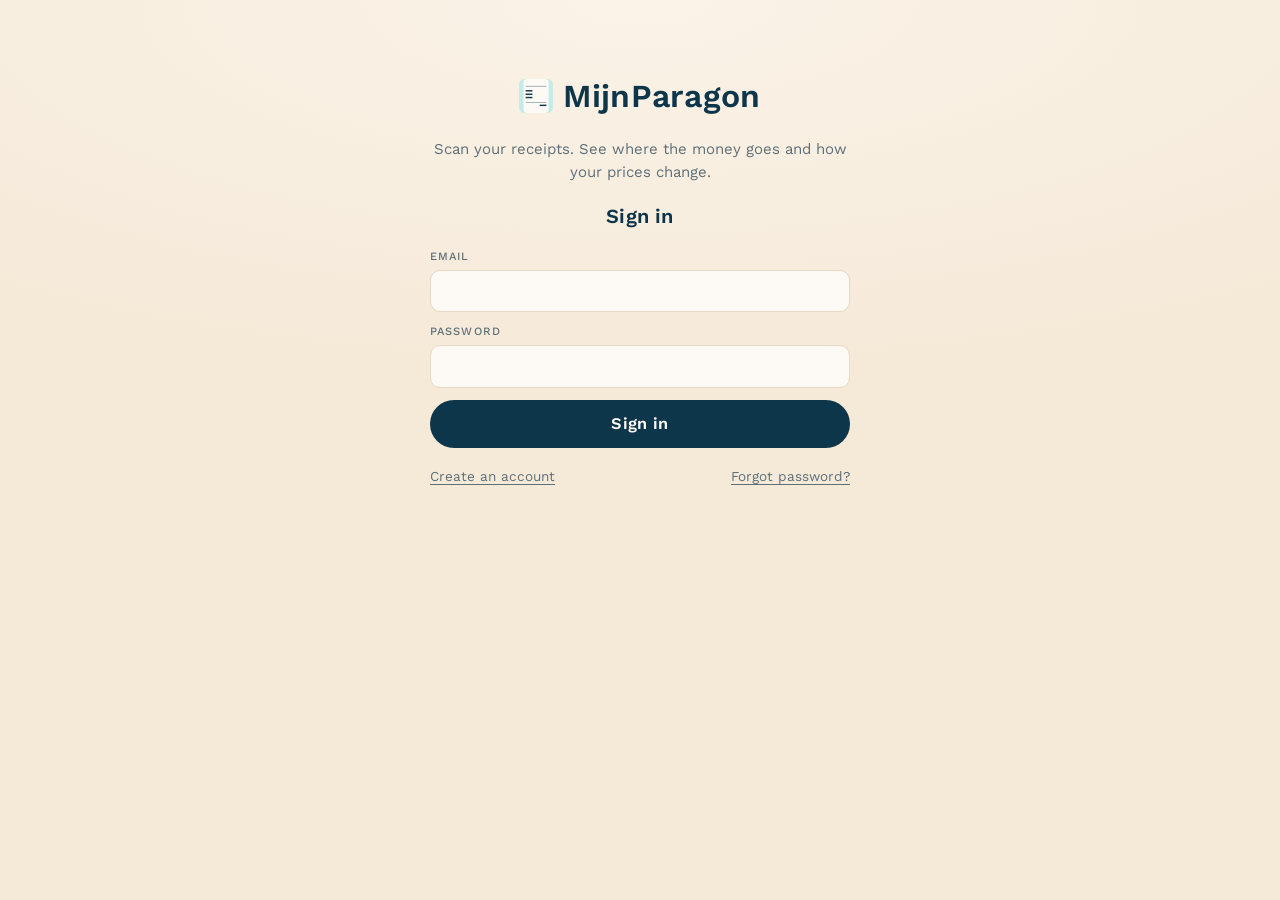
<file: index.html>
<!doctype html>
<html lang="en">
<head>
<meta charset="utf-8">
<meta name="viewport" content="width=device-width, initial-scale=1, viewport-fit=cover">
<title>MijnParagon</title>
<meta name="description" content="Scan receipts and track your monthly spending and personal inflation.">
<meta name="theme-color" content="#f5e9d8" media="(prefers-color-scheme: light)">
<meta name="theme-color" content="#0b2230" media="(prefers-color-scheme: dark)">
<meta name="apple-mobile-web-app-capable" content="yes">
<meta name="mobile-web-app-capable" content="yes">
<meta name="apple-mobile-web-app-title" content="MijnParagon">
<meta name="apple-mobile-web-app-status-bar-style" content="default">
<link rel="manifest" href="manifest.webmanifest">
<link rel="icon" type="image/svg+xml" href="icons/logo.svg">
<link rel="icon" type="image/png" sizes="192x192" href="icons/icon-192.png">
<link rel="apple-touch-icon" href="icons/apple-touch-icon.png">
<link rel="stylesheet" href="styles.css">
<!-- Apply a saved light/dark choice before the page draws, so it doesn't flash the other theme. -->
<script>try{var t=localStorage.getItem("paragon.theme");if(t==="light"||t==="dark")document.documentElement.dataset.theme=t}catch(e){}</script>
</head>
<body>
<div id="authRoot" hidden></div>
<div class="app" id="app" hidden>
  <header class="top">
    <div class="brand">
      <img src="icons/logo.svg" alt="" width="34" height="34">
      <b>MijnParagon</b>
    </div>
    <div class="top-actions">
    <button class="icon-btn" data-action="theme" id="themeBtn" aria-label="Switch between light and dark mode"></button>
    <button class="icon-btn" data-action="settings" aria-label="Settings"><svg viewBox="0 0 24 24" fill="none" stroke="currentColor" stroke-width="1.8"><circle cx="12" cy="12" r="3.2"/><path d="M19.4 15a1.7 1.7 0 0 0 .3 1.8l.1.1a2 2 0 1 1-2.8 2.8l-.1-.1a1.7 1.7 0 0 0-1.8-.3 1.7 1.7 0 0 0-1 1.5V21a2 2 0 1 1-4 0v-.1a1.7 1.7 0 0 0-1.1-1.5 1.7 1.7 0 0 0-1.8.3l-.1.1a2 2 0 1 1-2.8-2.8l.1-.1a1.7 1.7 0 0 0 .3-1.8 1.7 1.7 0 0 0-1.5-1H3a2 2 0 1 1 0-4h.1a1.7 1.7 0 0 0 1.5-1.1 1.7 1.7 0 0 0-.3-1.8l-.1-.1a2 2 0 1 1 2.8-2.8l.1.1a1.7 1.7 0 0 0 1.8.3H9a1.7 1.7 0 0 0 1-1.5V3a2 2 0 1 1 4 0v.1a1.7 1.7 0 0 0 1 1.5 1.7 1.7 0 0 0 1.8-.3l.1-.1a2 2 0 1 1 2.8 2.8l-.1.1a1.7 1.7 0 0 0-.3 1.8V9a1.7 1.7 0 0 0 1.5 1H21a2 2 0 1 1 0 4h-.1a1.7 1.7 0 0 0-1.5 1z"/></svg></button>
    </div>
  </header>
  <div id="banner"></div>
  <main id="view"></main>
</div>

<nav class="tabs" id="tabs" aria-label="Sections" hidden>
  <div class="inner">
    <button class="tab" data-nav="home"><svg viewBox="0 0 24 24" fill="none" stroke="currentColor" stroke-width="1.8"><path d="M4 20V10M10 20V4M16 20v-7M22 20H2"/></svg>Overview</button>
    <button class="tab" data-nav="products"><svg viewBox="0 0 24 24" fill="none" stroke="currentColor" stroke-width="1.8"><path d="M5 7h14l-1.2 12.2a1 1 0 0 1-1 .8H7.2a1 1 0 0 1-1-.8L5 7zM9 7V5a3 3 0 0 1 6 0v2"/></svg>Products</button>
    <button class="fab" data-action="add" aria-label="Add a receipt"><svg viewBox="0 0 24 24" fill="none" stroke="currentColor" stroke-width="2"><path d="M4 8V6a2 2 0 0 1 2-2h2M16 4h2a2 2 0 0 1 2 2v2M20 16v2a2 2 0 0 1-2 2h-2M8 20H6a2 2 0 0 1-2-2v-2M8 9h8M8 12h8M8 15h5"/></svg></button>
    <button class="tab" data-nav="inflation"><svg viewBox="0 0 24 24" fill="none" stroke="currentColor" stroke-width="1.8"><path d="M3 17l6-6 4 4 8-8M15 7h6v6"/></svg>Inflation</button>
    <button class="tab" data-nav="history"><svg viewBox="0 0 24 24" fill="none" stroke="currentColor" stroke-width="1.8"><path d="M6 3h12v18l-3-2-3 2-3-2-3 2V3zM9 8h6M9 12h6"/></svg>Receipts</button>
  </div>
</nav>

<input type="file" id="fileInput" accept="image/jpeg,image/png,image/webp,image/heic,image/*" capture="environment" hidden>
<div id="sheetRoot"></div>
<div id="toastRoot"></div>

<script src="config.js"></script>
<script src="vendor/supabase-2.118.0.js"></script>
<script src="app.js"></script>
<script type="module" src="vendor/altcha-3.4.1.min.js"></script>
</body>
</html>
</file>
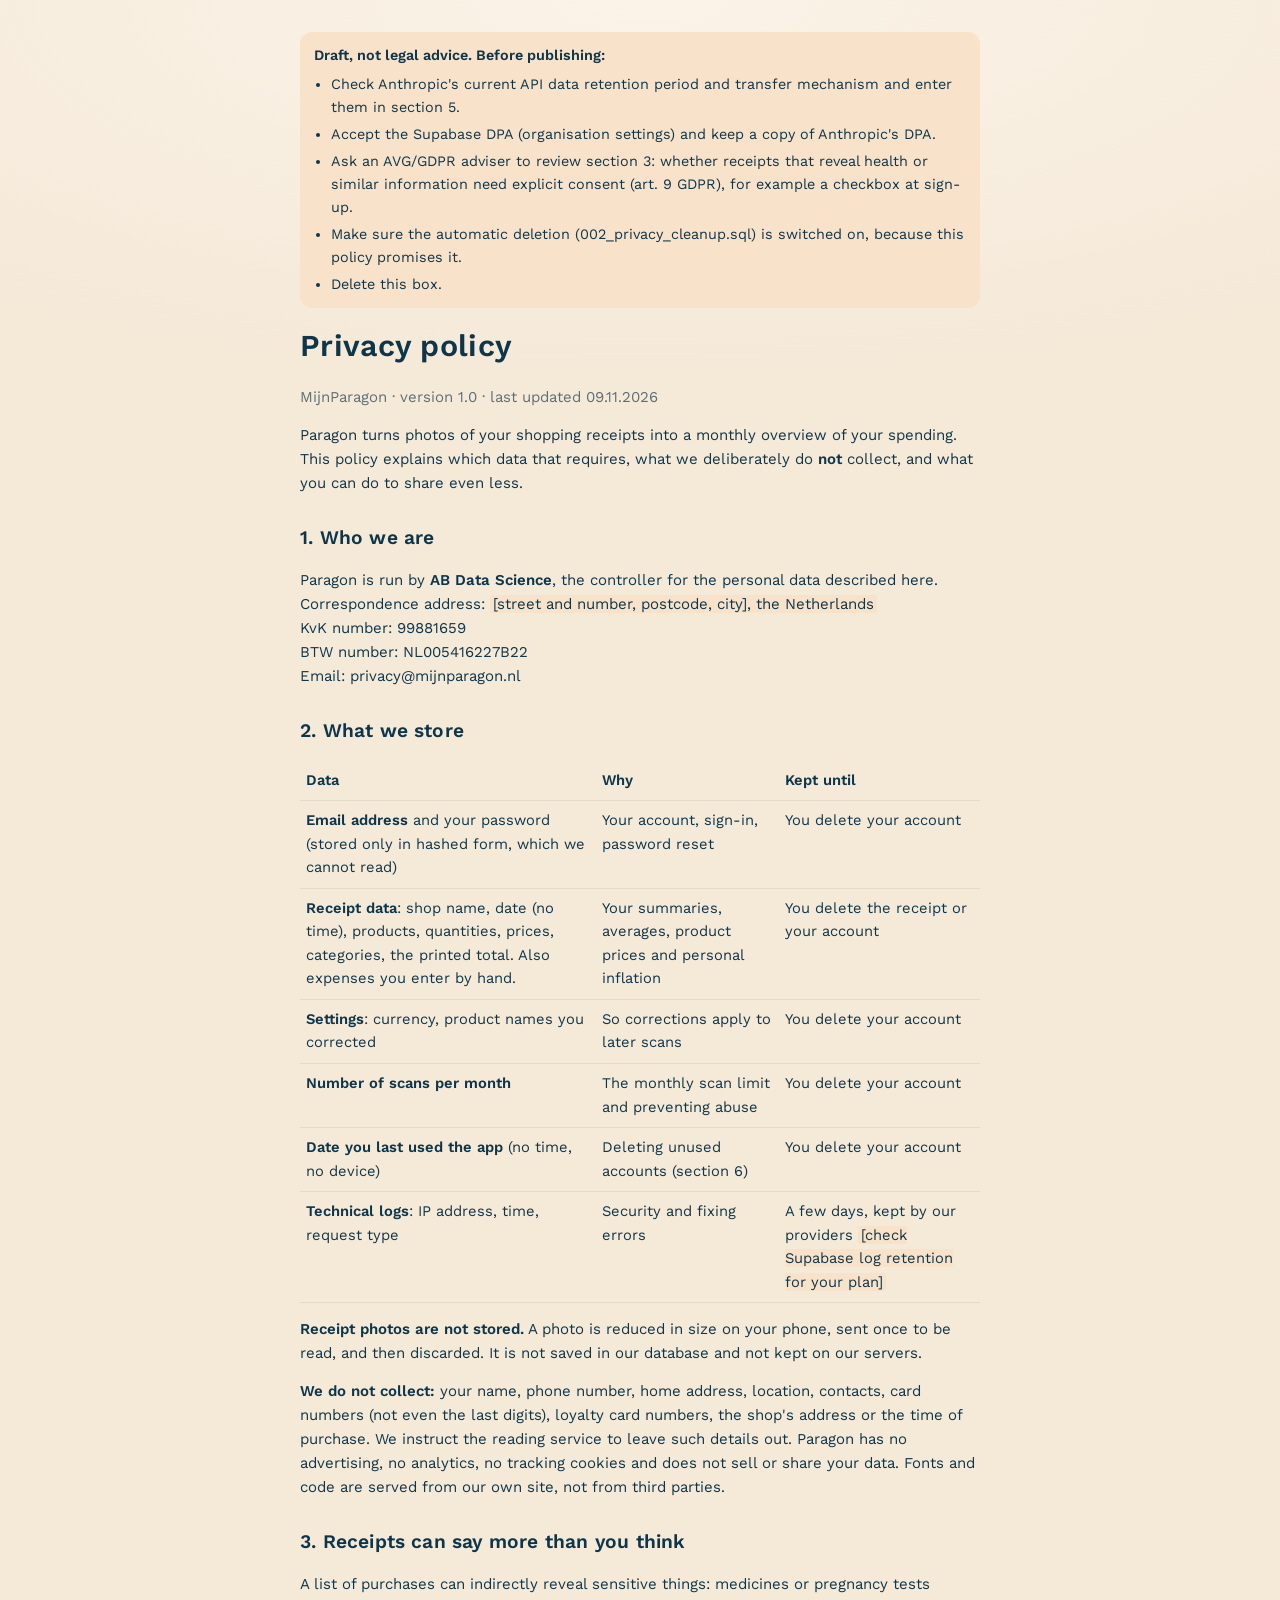
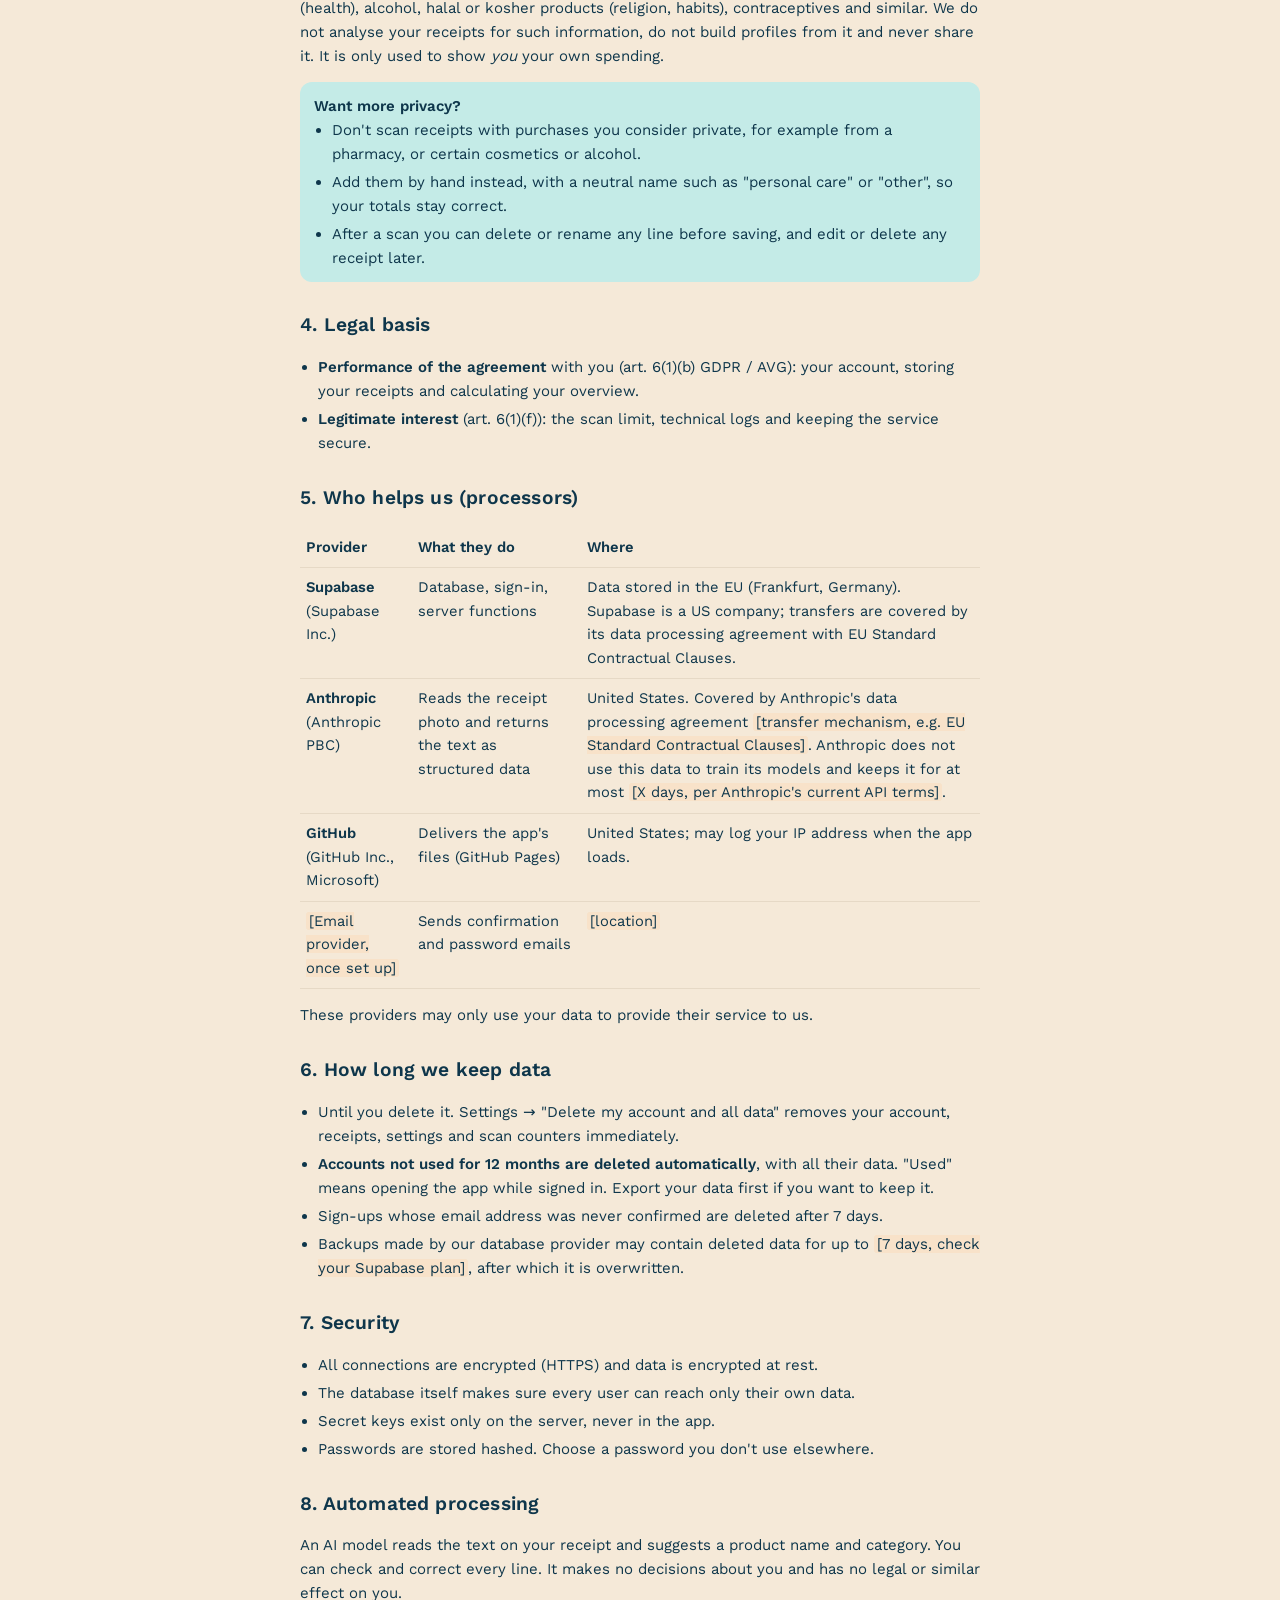
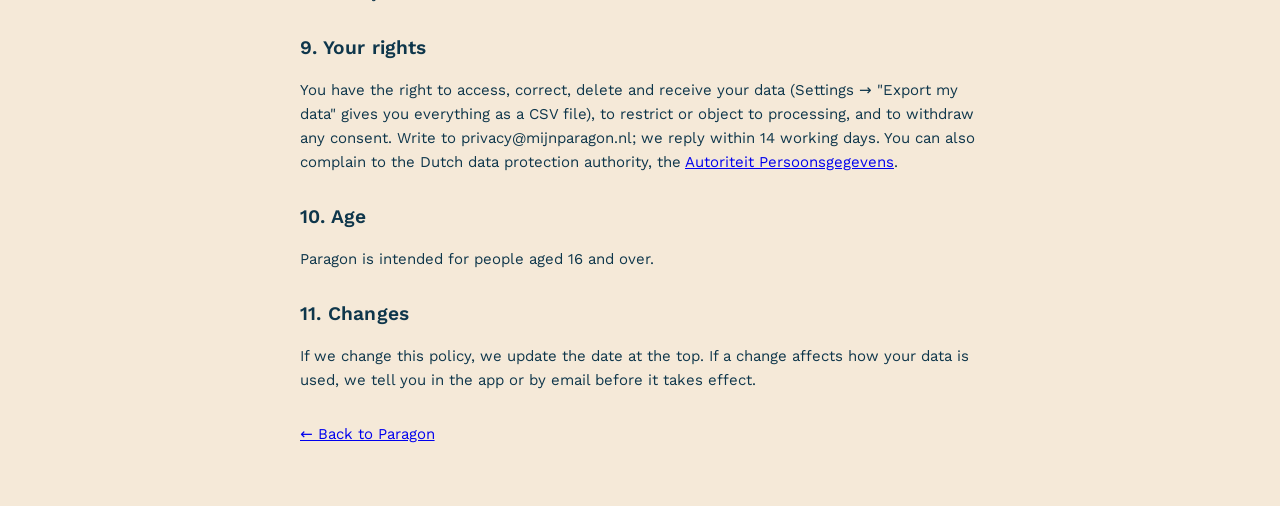
<file: privacy.html>
<!doctype html>
<html lang="en">
<head>
<meta charset="utf-8">
<meta name="viewport" content="width=device-width, initial-scale=1">
<title>MijnParagon · Privacy policy</title>
<link rel="icon" type="image/png" href="icons/icon-192.png">
<link rel="stylesheet" href="styles.css">
<style>
  .doc{max-width:680px; margin:0 auto; padding-block:32px 60px; display:flex; flex-direction:column; gap:14px; line-height:1.6}
  .doc h1{font-size:1.9rem} .doc h2{font-size:1.2rem; margin-top:14px}
  .doc p,.doc li{margin:0} .doc ul{margin:0; padding-left:1.2em; display:flex; flex-direction:column; gap:4px}
  .doc table{width:100%; border-collapse:collapse; font-size:.92rem}
  .doc th,.doc td{text-align:left; vertical-align:top; padding:8px 6px; border-bottom:1px solid var(--line)}
  .doc th{font-weight:600}
  .tablewrap{overflow-x:auto}
  .todo{background:var(--warn-bg); border-radius:12px; padding:12px 14px; font-size:.9rem}
  .todo ul{margin-top:6px}
  .tip{background:var(--mint); color:var(--mint-ink); border-radius:12px; padding:12px 14px}
  mark{background:var(--warn-bg); color:inherit; padding:0 3px; border-radius:3px}
</style>
</head>
<body>
<main class="doc">

  <!-- ==== DELETE THIS BOX BEFORE PUBLISHING ==== -->
  <div class="todo"><b>Draft, not legal advice. Before publishing:</b>
    <ul>
      <li>Check Anthropic's current API data retention period and transfer mechanism and enter them in section 5.</li>
      <li>Accept the Supabase DPA (organisation settings) and keep a copy of Anthropic's DPA.</li>
      <li>Ask an AVG/GDPR adviser to review section 3: whether receipts that reveal health or similar information need explicit consent (art. 9 GDPR), for example a checkbox at sign-up.</li>
      <li>Make sure the automatic deletion (002_privacy_cleanup.sql) is switched on, because this policy promises it.</li>
      <li>Delete this box.</li>
    </ul>
  </div>

  <h1>Privacy policy</h1>
  <p class="muted">MijnParagon · version 1.0 · last updated 09.11.2026</p>

  <p>Paragon turns photos of your shopping receipts into a monthly overview of your spending. This policy explains which data that requires, what we deliberately do <b>not</b> collect, and what you can do to share even less.</p>

  <h2>1. Who we are</h2>
  <p>Paragon is run by <b>AB Data Science</b>, the controller for the personal data described here.<br>
    Correspondence address: <mark>[street and number, postcode, city], the Netherlands</mark><br>
    KvK number: 99881659<br>
    BTW number: NL005416227B22<br>
    Email: privacy@mijnparagon.nl</p>

  <h2>2. What we store</h2>
  <div class="tablewrap"><table>
    <thead><tr><th>Data</th><th>Why</th><th>Kept until</th></tr></thead>
    <tbody>
      <tr><td><b>Email address</b> and your password (stored only in hashed form, which we cannot read)</td><td>Your account, sign-in, password reset</td><td>You delete your account</td></tr>
      <tr><td><b>Receipt data</b>: shop name, date (no time), products, quantities, prices, categories, the printed total. Also expenses you enter by hand.</td><td>Your summaries, averages, product prices and personal inflation</td><td>You delete the receipt or your account</td></tr>
      <tr><td><b>Settings</b>: currency, product names you corrected</td><td>So corrections apply to later scans</td><td>You delete your account</td></tr>
      <tr><td><b>Number of scans per month</b></td><td>The monthly scan limit and preventing abuse</td><td>You delete your account</td></tr>
      <tr><td><b>Date you last used the app</b> (no time, no device)</td><td>Deleting unused accounts (section 6)</td><td>You delete your account</td></tr>
      <tr><td><b>Technical logs</b>: IP address, time, request type</td><td>Security and fixing errors</td><td>A few days, kept by our providers <mark>[check Supabase log retention for your plan]</mark></td></tr>
    </tbody>
  </table></div>

  <p><b>Receipt photos are not stored.</b> A photo is reduced in size on your phone, sent once to be read, and then discarded. It is not saved in our database and not kept on our servers.</p>

  <p><b>We do not collect:</b> your name, phone number, home address, location, contacts, card numbers (not even the last digits), loyalty card numbers, the shop's address or the time of purchase. We instruct the reading service to leave such details out. Paragon has no advertising, no analytics, no tracking cookies and does not sell or share your data. Fonts and code are served from our own site, not from third parties.</p>

  <h2>3. Receipts can say more than you think</h2>
  <p>A list of purchases can indirectly reveal sensitive things: medicines or pregnancy tests (health), alcohol, halal or kosher products (religion, habits), contraceptives and similar. We do not analyse your receipts for such information, do not build profiles from it and never share it. It is only used to show <i>you</i> your own spending.</p>
  <div class="tip"><b>Want more privacy?</b>
    <ul>
      <li>Don't scan receipts with purchases you consider private, for example from a pharmacy, or certain cosmetics or alcohol.</li>
      <li>Add them by hand instead, with a neutral name such as "personal care" or "other", so your totals stay correct.</li>
      <li>After a scan you can delete or rename any line before saving, and edit or delete any receipt later.</li>
    </ul>
  </div>

  <h2>4. Legal basis</h2>
  <ul>
    <li><b>Performance of the agreement</b> with you (art. 6(1)(b) GDPR / AVG): your account, storing your receipts and calculating your overview.</li>
    <li><b>Legitimate interest</b> (art. 6(1)(f)): the scan limit, technical logs and keeping the service secure.</li>
  </ul>

  <h2>5. Who helps us (processors)</h2>
  <div class="tablewrap"><table>
    <thead><tr><th>Provider</th><th>What they do</th><th>Where</th></tr></thead>
    <tbody>
      <tr><td><b>Supabase</b> (Supabase Inc.)</td><td>Database, sign-in, server functions</td><td>Data stored in the EU (Frankfurt, Germany). Supabase is a US company; transfers are covered by its data processing agreement with EU Standard Contractual Clauses.</td></tr>
      <tr><td><b>Anthropic</b> (Anthropic PBC)</td><td>Reads the receipt photo and returns the text as structured data</td><td>United States. Covered by Anthropic's data processing agreement <mark>[transfer mechanism, e.g. EU Standard Contractual Clauses]</mark>. Anthropic does not use this data to train its models and keeps it for at most <mark>[X days, per Anthropic's current API terms]</mark>.</td></tr>
      <tr><td><b>GitHub</b> (GitHub Inc., Microsoft)</td><td>Delivers the app's files (GitHub Pages)</td><td>United States; may log your IP address when the app loads.</td></tr>
      <tr><td><mark>[Email provider, once set up]</mark></td><td>Sends confirmation and password emails</td><td><mark>[location]</mark></td></tr>
    </tbody>
  </table></div>
  <p>These providers may only use your data to provide their service to us.</p>

  <h2>6. How long we keep data</h2>
  <ul>
    <li>Until you delete it. Settings → "Delete my account and all data" removes your account, receipts, settings and scan counters immediately.</li>
    <li><b>Accounts not used for 12 months are deleted automatically</b>, with all their data. "Used" means opening the app while signed in. Export your data first if you want to keep it.</li>
    <li>Sign-ups whose email address was never confirmed are deleted after 7 days.</li>
    <li>Backups made by our database provider may contain deleted data for up to <mark>[7 days, check your Supabase plan]</mark>, after which it is overwritten.</li>
  </ul>

  <h2>7. Security</h2>
  <ul>
    <li>All connections are encrypted (HTTPS) and data is encrypted at rest.</li>
    <li>The database itself makes sure every user can reach only their own data.</li>
    <li>Secret keys exist only on the server, never in the app.</li>
    <li>Passwords are stored hashed. Choose a password you don't use elsewhere.</li>
  </ul>

  <h2>8. Automated processing</h2>
  <p>An AI model reads the text on your receipt and suggests a product name and category. You can check and correct every line. It makes no decisions about you and has no legal or similar effect on you.</p>

  <h2>9. Your rights</h2>
  <p>You have the right to access, correct, delete and receive your data (Settings → "Export my data" gives you everything as a CSV file), to restrict or object to processing, and to withdraw any consent. Write to privacy@mijnparagon.nl; we reply within 14 working days. You can also complain to the Dutch data protection authority, the <a href="https://autoriteitpersoonsgegevens.nl" target="_blank" rel="noopener">Autoriteit Persoonsgegevens</a>.</p>

  <h2>10. Age</h2>
  <p>Paragon is intended for people aged 16 and over.</p>

  <h2>11. Changes</h2>
  <p>If we change this policy, we update the date at the top. If a change affects how your data is used, we tell you in the app or by email before it takes effect.</p>

  <p style="margin-top:16px"><a href="./">← Back to Paragon</a></p>
</main>
</body>
</html>
</file>
<file: styles.css>
*{box-sizing:border-box} [hidden]{display:none!important} body{margin:0} img{max-width:100%}
/* Layout: one phone-width column on parchment, serif headings like the mockups, bottom tab bar with a central scan button. */
/* Fonts are self-hosted (no requests to Google: GDPR). Licence: SIL OFL, see fonts/. */
@font-face{font-family:"Work Sans";font-style:normal;font-weight:400;font-display:swap;src:url("fonts/work-sans-latin-400-normal.woff2") format("woff2");unicode-range:U+0000-00FF,U+0131,U+0152-0153,U+02BB-02BC,U+02C6,U+02DA,U+02DC,U+0304,U+0308,U+0329,U+2000-206F,U+20AC,U+2122,U+2191,U+2193,U+2212,U+2215,U+FEFF,U+FFFD}
@font-face{font-family:"Work Sans";font-style:normal;font-weight:400;font-display:swap;src:url("fonts/work-sans-latin-ext-400-normal.woff2") format("woff2");unicode-range:U+0100-02BA,U+02BD-02C5,U+02C7-02CC,U+02CE-02D7,U+02DD-02FF,U+0304,U+0308,U+0329,U+1D00-1DBF,U+1E00-1E9F,U+1EF2-1EFF,U+2020,U+20A0-20AB,U+20AD-20C0,U+2113,U+2C60-2C7F,U+A720-A7FF}
@font-face{font-family:"Work Sans";font-style:normal;font-weight:500;font-display:swap;src:url("fonts/work-sans-latin-500-normal.woff2") format("woff2");unicode-range:U+0000-00FF,U+0131,U+0152-0153,U+02BB-02BC,U+02C6,U+02DA,U+02DC,U+0304,U+0308,U+0329,U+2000-206F,U+20AC,U+2122,U+2191,U+2193,U+2212,U+2215,U+FEFF,U+FFFD}
@font-face{font-family:"Work Sans";font-style:normal;font-weight:500;font-display:swap;src:url("fonts/work-sans-latin-ext-500-normal.woff2") format("woff2");unicode-range:U+0100-02BA,U+02BD-02C5,U+02C7-02CC,U+02CE-02D7,U+02DD-02FF,U+0304,U+0308,U+0329,U+1D00-1DBF,U+1E00-1E9F,U+1EF2-1EFF,U+2020,U+20A0-20AB,U+20AD-20C0,U+2113,U+2C60-2C7F,U+A720-A7FF}
@font-face{font-family:"Work Sans";font-style:normal;font-weight:600;font-display:swap;src:url("fonts/work-sans-latin-600-normal.woff2") format("woff2");unicode-range:U+0000-00FF,U+0131,U+0152-0153,U+02BB-02BC,U+02C6,U+02DA,U+02DC,U+0304,U+0308,U+0329,U+2000-206F,U+20AC,U+2122,U+2191,U+2193,U+2212,U+2215,U+FEFF,U+FFFD}
@font-face{font-family:"Work Sans";font-style:normal;font-weight:600;font-display:swap;src:url("fonts/work-sans-latin-ext-600-normal.woff2") format("woff2");unicode-range:U+0100-02BA,U+02BD-02C5,U+02C7-02CC,U+02CE-02D7,U+02DD-02FF,U+0304,U+0308,U+0329,U+1D00-1DBF,U+1E00-1E9F,U+1EF2-1EFF,U+2020,U+20A0-20AB,U+20AD-20C0,U+2113,U+2C60-2C7F,U+A720-A7FF}

:root{
  --bg:#f5e9d8; --glow:#fbf3e8; --paper:#fdf9f4; --ink:#0e364b; --muted:#5e6f78; --line:#e6d9c6;
  --taupe:#0e364b; --taupe-ink:#fdf9f4; --slate:#6fb7ae; --mint:#c4ebe7; --mint-ink:#0e364b;
  --up:#b4513a; --down:#2f7f70; --warn-bg:#f8e2c9;
  --display:"Tamil MN", "Tamil Sangam MN", "Work Sans", system-ui, -apple-system, "Segoe UI", sans-serif;
  --body:"Tamil MN", "Tamil Sangam MN", "Work Sans", system-ui, -apple-system, "Segoe UI", sans-serif;
}
@media (prefers-color-scheme: dark){ :root:not([data-theme="light"]){
  --bg:#0b2230; --glow:#12303f; --paper:#122f3e; --ink:#f5e9d8; --muted:#a3b3bb; --line:#21465a;
  --taupe:#c4ebe7; --taupe-ink:#0e364b; --slate:#6fb7ae; --mint:#1d4a4f; --mint-ink:#c4ebe7;
  --up:#ef9a7f; --down:#8fd3c4; --warn-bg:#3a3123; color-scheme:dark } }
:root[data-theme="dark"]{
  --bg:#0b2230; --glow:#12303f; --paper:#122f3e; --ink:#f5e9d8; --muted:#a3b3bb; --line:#21465a;
  --taupe:#c4ebe7; --taupe-ink:#0e364b; --slate:#6fb7ae; --mint:#1d4a4f; --mint-ink:#c4ebe7;
  --up:#ef9a7f; --down:#8fd3c4; --warn-bg:#3a3123; color-scheme:dark }

*{box-sizing:border-box}
html,body{min-height:100%}
body{background:radial-gradient(120% 60% at 50% 0%, var(--glow), transparent 70%) var(--bg); background-attachment:fixed; color:var(--ink); font-family:var(--body); font-size:15px; line-height:1.5;
  padding-left:max(16px, env(safe-area-inset-left,0px)); padding-right:max(16px, env(safe-area-inset-right,0px)); padding-block:0}
.app{max-width:520px; margin:0 auto; padding-block:14px 120px; display:flex; flex-direction:column; gap:18px}
h1,h2,h3{font-family:var(--display); font-weight:700; margin:0; text-wrap:balance; letter-spacing:.01em}
h1{font-size:1.55rem} h2{font-size:1.25rem} h3{font-size:1.05rem}
.num{font-variant-numeric:tabular-nums}
.muted{color:var(--muted)}
.small{font-size:.82rem}
.label{font-size:.7rem; text-transform:uppercase; letter-spacing:.1em; color:var(--muted); font-weight:500}
button{font:inherit; color:inherit; cursor:pointer}
button:focus-visible,input:focus-visible,select:focus-visible,a:focus-visible{outline:2px solid var(--slate); outline-offset:2px}

.top{display:flex; align-items:center; justify-content:space-between; gap:12px}
.brand{display:flex; align-items:center; gap:10px}
.top-actions{display:flex; align-items:center; gap:2px}
.brand svg{width:34px; height:34px; flex:none}
.brand b{font-family:var(--display); font-size:1.3rem; font-weight:700; letter-spacing:.01em}
.brand img,.brand svg{width:34px; height:34px; flex:none}
.icon-btn{background:none; border:0; padding:8px; border-radius:50%; color:var(--muted); display:grid; place-items:center}
.icon-btn svg{width:22px; height:22px}

.banner{background:var(--mint); color:var(--mint-ink); border-radius:14px; padding:10px 14px; font-size:.85rem; display:flex; gap:10px; align-items:flex-start}
.banner b{font-weight:600}

.monthbar{display:flex; align-items:center; justify-content:center; gap:6px}
.monthbar .m{font-family:var(--display); font-size:1.1rem; min-width:9.5em; text-align:center}
.chev{background:none; border:0; width:36px; height:36px; border-radius:50%; color:var(--muted); font-size:1.3rem}
.chev:disabled{opacity:.3; cursor:default}

.hero{text-align:center; display:flex; flex-direction:column; gap:4px; padding-block:4px}
.hero .big{font-family:var(--display); font-weight:700; font-size:2.6rem; line-height:1.1}
.pill{display:inline-flex; align-items:center; gap:6px; align-self:center; padding:4px 12px; border-radius:999px; font-size:.82rem; background:var(--paper); border:1px solid var(--line)}
.pill.up{color:var(--up)} .pill.down{color:var(--down)}

.stats{display:grid; grid-template-columns:repeat(3,1fr); gap:8px}
.stat{background:var(--paper); border:1px solid var(--line); border-radius:14px; padding:10px 12px; display:flex; flex-direction:column; gap:2px; min-width:0}
.stat .v{font-family:var(--display); font-size:1.15rem; white-space:nowrap; overflow:hidden; text-overflow:ellipsis}
.stats.two{grid-template-columns:1fr 1fr}
.stats-note{margin:12px 0 28px}
.stats-note p{margin:0}
.more summary{cursor:pointer; margin-top:8px; width:max-content}
.more[open] summary{margin-bottom:10px}
.more > p{margin:10px 0 0}
.more > :last-child{margin-bottom:0}
.section.spaced{margin-bottom:32px}
.fold-card{margin-top:32px}
.fold-card summary{cursor:pointer}
.fold-card summary h3{display:inline; margin:0}

.section{display:flex; flex-direction:column; gap:10px}
.section-head{display:flex; justify-content:space-between; align-items:baseline; gap:10px}
.linkbtn{background:none; border:0; padding:0; color:var(--muted); font-size:.85rem; text-decoration:underline; text-underline-offset:3px}

.chart{width:100%; height:auto; display:block}
.chart text{fill:var(--muted); font-family:var(--body); font-size:9px}
.chart .grid{stroke:var(--line); stroke-width:1}
.chart .bar{fill:var(--taupe); opacity:.28}
.chart .bar.sel{opacity:1}
.chart .hit{fill:transparent; cursor:pointer}
.chart .pbar:hover .bar{opacity:.5} .chart .pbar:hover .bar.sel{opacity:.75}
.chart .avg{stroke:var(--slate); stroke-width:1.5; stroke-dasharray:4 3; fill:none}
.chart .line{stroke:var(--taupe); stroke-width:2; fill:none}
.chart .area{fill:var(--taupe); opacity:.12}
.chart .dot{fill:var(--taupe)}
.chart .base{stroke:var(--slate); stroke-width:1; stroke-dasharray:3 3}
.chart text.end{fill:var(--ink); font-size:10px; font-weight:600}

.ledger{border-top:1.5px solid var(--ink)}
.row{display:grid; grid-template-columns:20px 1fr auto; align-items:center; gap:10px; padding:12px 2px; border-bottom:1px solid var(--line); background:none; border-left:0; border-right:0; border-top:0; width:100%; text-align:left}
.row .name{font-family:var(--display); font-size:1.02rem; min-width:0; overflow:hidden; text-overflow:ellipsis; white-space:nowrap}
.row .amt{font-variant-numeric:tabular-nums; font-family:var(--display)}
.row .chev-r{color:var(--muted); transition:transform .15s}
.row[aria-expanded="true"] .chev-r{transform:rotate(90deg)}
.meter{grid-column:2 / 4; height:4px; border-radius:2px; background:var(--line); overflow:hidden}
.meter i{display:block; height:100%; background:var(--taupe)}
.sub{padding:4px 0 10px 32px; display:flex; flex-direction:column; gap:4px; border-bottom:1px solid var(--line)}
.sub div{display:flex; justify-content:space-between; gap:10px; font-size:.88rem}
.sub span:first-child{min-width:0; overflow:hidden; text-overflow:ellipsis; white-space:nowrap}

.card{background:var(--paper); border:1px solid var(--line); border-radius:16px; padding:14px}
.soon{display:flex; flex-direction:column; gap:6px; border-style:dashed}
.tag{display:inline-block; font-size:.68rem; letter-spacing:.08em; text-transform:uppercase; padding:2px 8px; border-radius:999px; background:var(--mint); color:var(--mint-ink); font-weight:600}
/* highlighter for an important sentence, in the app's light blue */
mark.hl{background:var(--mint); color:var(--mint-ink); border-radius:4px; padding:1px 4px; -webkit-box-decoration-break:clone; box-decoration-break:clone}
.tag.scan{background:var(--mint)} .tag.manual{background:var(--line); color:var(--ink)}

.prod{display:grid; grid-template-columns:1fr auto; gap:2px 12px; padding:12px 2px; border-bottom:1px solid var(--line); width:100%; background:none; border-left:0;border-right:0;border-top:0; text-align:left}
.prod .pn{font-family:var(--display); font-size:1.02rem; text-transform:capitalize; min-width:0}
.prod .pr{text-align:right; font-variant-numeric:tabular-nums}
.prod .meta{font-size:.8rem; color:var(--muted); min-width:0}
.chg{font-size:.8rem; font-variant-numeric:tabular-nums}
.chg.up{color:var(--up)} .chg.down{color:var(--down)} .chg.flat{color:var(--muted)}
.search{width:100%; padding:10px 14px; border-radius:12px; border:1px solid var(--line); background:var(--paper); color:var(--ink); font:inherit}

.receipt{display:grid; grid-template-columns:1fr auto; gap:2px 12px; padding:12px 2px; border-bottom:1px solid var(--line); width:100%; background:none; border-left:0;border-right:0;border-top:0; text-align:left}
.receipt .st{font-family:var(--display); font-size:1.02rem}
.receipt .meta{font-size:.8rem; color:var(--muted); display:flex; gap:8px; align-items:center; flex-wrap:wrap}

.btn{border:0; border-radius:999px; padding:12px 20px; background:var(--taupe); color:var(--taupe-ink); font-family:var(--display); font-weight:700; font-size:1.02rem; letter-spacing:.02em}
.btn.ghost{background:none; color:var(--ink); border:1px solid var(--line)}
.btn.danger{background:none; color:var(--up); border:1px solid var(--up)}
.btn.wide{width:100%}
.btn:disabled{opacity:.5; cursor:default}

/* bottom bar */
.tabs{position:fixed; left:0; right:0; bottom:0; z-index:20; background:var(--paper); border-top:1px solid var(--line);
  padding:6px max(10px, env(safe-area-inset-right,0px)) calc(6px + env(safe-area-inset-bottom,0px)) max(10px, env(safe-area-inset-left,0px))}
.tabs .inner{max-width:520px; margin:0 auto; display:grid; grid-template-columns:1fr 1fr 76px 1fr 1fr; align-items:end}
.tab{background:none; border:0; display:flex; flex-direction:column; align-items:center; gap:2px; padding:6px 0; color:var(--muted); font-size:.72rem}
.tab svg{width:22px; height:22px}
.tab[aria-current="page"]{color:var(--ink); font-weight:600}
.fab{justify-self:center; width:62px; height:62px; border-radius:50%; border:4px solid var(--paper); background:var(--ink); color:var(--paper); display:grid; place-items:center; margin-top:-26px; box-shadow:0 6px 18px rgba(14,54,75,.25)}
.fab svg{width:26px; height:26px}

/* sheet */
.scrim{position:fixed; inset:0; z-index:40; background:rgba(14,54,75,.45); display:flex; align-items:flex-end; justify-content:center}
.sheet{background:var(--bg); width:100%; max-width:560px; max-height:92%; overflow:auto; border-radius:22px 22px 0 0;
  padding:18px max(16px, env(safe-area-inset-right,0px)) calc(22px + env(safe-area-inset-bottom,0px)) max(16px, env(safe-area-inset-left,0px));
  display:flex; flex-direction:column; gap:14px}
.sheet-head{display:flex; justify-content:space-between; align-items:center; gap:10px}
.field{display:flex; flex-direction:column; gap:4px; min-width:0}
.field input,.field select,.item input,.item select{font:inherit; color:var(--ink); background:var(--paper); border:1px solid var(--line); border-radius:10px; padding:9px 10px; width:100%; min-width:0}
.two{display:grid; grid-template-columns:1.4fr 1fr; gap:10px}
.items{display:flex; flex-direction:column; gap:8px}
.item{background:var(--paper); border:1px solid var(--line); border-radius:14px; padding:10px; display:grid; grid-template-columns:1fr 92px 32px; gap:8px; align-items:center}
.item .printed{grid-column:1 / 4; font-size:.75rem; color:var(--muted); font-family:ui-monospace, "SF Mono", Menlo, monospace; overflow:hidden; text-overflow:ellipsis; white-space:nowrap}
.item .line2{grid-column:1 / 4; display:grid; grid-template-columns:1.3fr .7fr .9fr; gap:8px}
.item input.price{text-align:right; font-variant-numeric:tabular-nums}
.x{background:none; border:0; color:var(--muted); font-size:1.2rem; width:32px; height:32px; border-radius:50%}
.totals{display:flex; justify-content:space-between; align-items:baseline; font-family:var(--display); font-size:1.15rem; padding-top:6px; border-top:1.5px solid var(--ink)}
.warn{background:var(--warn-bg); border-radius:12px; padding:10px 12px; font-size:.85rem}
.thumb{max-height:220px; width:auto; max-width:100%; align-self:center; border-radius:10px; border:1px solid var(--line)}
.actions{display:flex; gap:10px; flex-wrap:wrap}
.actions .btn{flex:1 1 auto}
.choice{display:flex; flex-direction:column; gap:10px}
.choice button{display:flex; gap:14px; align-items:center; text-align:left; background:var(--paper); border:1px solid var(--line); border-radius:16px; padding:14px}
.choice svg{width:28px; height:28px; flex:none; color:var(--taupe)}
.scanning{display:flex; flex-direction:column; align-items:center; gap:14px; padding-block:10px}
.progress{width:70%; height:14px; border-radius:999px; border:2px solid var(--ink); padding:2px; overflow:hidden}
.progress i{display:block; height:100%; width:40%; border-radius:999px; background:var(--ink); animation:slide 1.4s ease-in-out infinite alternate}
@keyframes slide{from{transform:translateX(-10%)} to{transform:translateX(160%)}}
@media (prefers-reduced-motion:reduce){ .progress i{animation:none; width:60%} }
table.mini{width:100%; border-collapse:collapse; font-size:.88rem}
table.mini td,table.mini th{padding:7px 4px; border-bottom:1px solid var(--line); text-align:left}
table.mini td:last-child,table.mini th:last-child{text-align:right; font-variant-numeric:tabular-nums}
table.mini th{font-weight:500; color:var(--muted); font-size:.75rem; text-transform:uppercase; letter-spacing:.06em}
.empty{text-align:center; padding:30px 10px; color:var(--muted)}
.toast{position:fixed; left:50%; transform:translateX(-50%); bottom:calc(96px + env(safe-area-inset-bottom,0px)); z-index:60; background:var(--ink); color:var(--paper); padding:10px 18px; border-radius:999px; font-size:.9rem}
@media (max-width:380px){ .stats{grid-template-columns:1fr 1fr} .hero .big{font-size:2.2rem} }

/* sign-in screen */
.auth{max-width:420px; margin:0 auto; padding-block:8vh 40px; display:flex; flex-direction:column; gap:18px}
.auth .brand{justify-content:center}
.auth .brand svg{width:54px; height:54px}
.auth .brand b{font-size:2rem}
.auth p.lead{text-align:center; color:var(--muted); margin:0}
.auth form{display:flex; flex-direction:column; gap:12px}
.auth .switch{display:flex; justify-content:space-between; gap:10px; flex-wrap:wrap}
.msg{border-radius:12px; padding:10px 12px; font-size:.88rem; background:var(--mint); color:var(--mint-ink)}
.msg.err{background:var(--warn-bg); color:var(--ink)}
.foot{text-align:center; font-size:.8rem; color:var(--muted)}
.foot a{color:inherit}
.settings-list{display:flex; flex-direction:column; gap:10px}
:root{color-scheme:light}
.fab{background:var(--taupe); color:var(--taupe-ink)}
.app{padding-top:calc(14px + env(safe-area-inset-top,0px))}
.auth{padding-top:calc(8vh + env(safe-area-inset-top,0px))}
.premium{margin:20px 0 28px; background:var(--paper); border:1px solid var(--line); border-radius:14px; padding:10px 12px; display:flex; flex-direction:column; gap:4px}
.premium-head{display:flex; justify-content:space-between; align-items:baseline; gap:10px}
.premium .v{font-family:var(--display); font-size:1.15rem; color:var(--up)}
.prem{color:var(--up); font-size:.75rem; font-family:var(--body)}
.row .amt small.prem{display:block; text-align:right}
.top-prods{margin-top:20px}
.hint{margin:20px 0 28px}
.decomp-sec{margin-top:20px}
.decomp-lead{margin:0}
table.mini.decomp td.dbar{width:34%; position:relative; background:linear-gradient(var(--line),var(--line)) center/1px 100% no-repeat}
table.mini.decomp td.dbar i{position:absolute; top:50%; height:8px; margin-top:-4px; border-radius:2px}
table.mini.decomp td.dbar i.pos{left:50%; background:var(--up)} table.mini.decomp td.dbar i.neg{right:50%; background:var(--down)}
table.mini.decomp tr.tot td{font-weight:600; border-bottom:0}
.decomp-note{margin:8px 0 28px}
.drivers-head{font-size:1rem; margin:10px 0 0}
.drivers-fold summary{cursor:pointer; margin-top:10px}
.drivers-fold summary .drivers-head{display:inline; margin:0}
.drivers-fold[open] summary{margin-bottom:6px}

/* spending pace & where the money goes */
.chip{border:1px solid var(--line); background:var(--paper); color:var(--ink); border-radius:999px; padding:5px 12px; font-size:.78rem; white-space:nowrap}
.chip[aria-pressed="true"]{background:var(--mint); color:var(--mint-ink); border-color:var(--mint)}
.pace{margin-top:8px}
.pace-lead{margin:0}
.chart-note{display:block; margin:6px 0 20px}
.pareto-row{display:grid; grid-template-columns:1fr auto; gap:4px 12px; align-items:baseline; width:100%; padding:12px 2px; background:none; border:0; border-bottom:1px solid var(--line); text-align:left}
.pareto-row .pn{font-family:var(--display); font-size:1.02rem; text-transform:capitalize; min-width:0}
.pareto-row .meter{grid-column:1 / 3}
.pareto-row .cum{grid-column:1 / 3}
.pareto-rest{display:flex; justify-content:space-between; gap:12px; padding:12px 2px; color:var(--muted); border-bottom:1px solid var(--line)}

/* monthly repeats */
.repeat{display:flex; flex-direction:column; gap:8px}
.repeat .check{display:flex; gap:8px; align-items:center}
.repeat input[type=checkbox],.repeat input[type=radio]{width:18px; height:18px; accent-color:var(--taupe)}
.until{display:flex; flex-direction:column; gap:8px}
.until label{display:flex; gap:8px; align-items:center; flex-wrap:wrap}
.until input[type=date]{font:inherit; color:var(--ink); background:var(--paper); border:1px solid var(--line); border-radius:10px; padding:7px 9px}
.until input[type=date]:disabled{opacity:.5}
.repeat .linkbtn{align-self:flex-start}
.rule-row{display:grid; grid-template-columns:1fr auto; gap:2px 12px; padding:12px 2px; border-bottom:1px solid var(--line); align-items:baseline}
.rule-row .st{font-family:var(--display); font-size:1.02rem}
.rule-row .meta{font-size:.8rem; color:var(--muted)}
.tag.repeat-tag{background:var(--line); color:var(--ink); margin-left:4px}

/* ALTCHA robot check on the sign-up form */
altcha-widget{display:block;
  --altcha-color-base:var(--paper); --altcha-color-base-content:var(--ink); --altcha-border-color:var(--line);
  --altcha-border-radius:10px; --altcha-color-primary:var(--taupe); --altcha-color-primary-content:var(--taupe-ink);
  --altcha-max-width:100%}

/* spending type progress */
.type-progress{display:grid; grid-template-columns:70px 1fr; gap:14px; align-items:center; margin:4px 0 20px}
.type-progress .tcard{transform:rotate(-4deg)}
.tp-cond .ok,.tp-count .ok{color:var(--slate); font-weight:700}

/* ---------- spending type cards ----------
   One card = the frame picture (icons/cards) with text laid over it. Sizes use the card's own width (cqw),
   so the same card works as a thumbnail and full screen. The card is always navy, also in dark mode. */
.tcard{position:relative; display:block; width:100%; aspect-ratio:600/757; container-type:inline-size; color:#fdf9f4; text-align:center;
  filter:drop-shadow(0 4px 10px rgba(14,54,75,.22))}
.tc-frame{position:absolute; inset:0; width:100%; height:100%; display:block; pointer-events:none; user-select:none}
.tc-in{position:absolute; inset:0; display:block}
.tc-name{position:absolute; left:14%; right:14%; top:11.5%; font-family:"Work Sans", system-ui, sans-serif; font-weight:700; font-size:10.5cqw; line-height:1; letter-spacing:.01em; white-space:nowrap}
.tc-chips{position:absolute; left:0; right:0; top:25%; display:flex; justify-content:center; gap:5.5cqw}
.tc-chips i{font-style:normal; width:9.6cqw; height:9.6cqw; border-radius:50%; background:#455d6b; display:grid; place-items:center; font-family:"Work Sans", system-ui, sans-serif; font-weight:700; font-size:5.2cqw}
.tc-pic{position:absolute; left:16%; right:16%; top:38%; bottom:21%; display:grid; place-items:center}
.tc-ph{font-family:var(--display); font-weight:700; font-size:34cqw; line-height:1; color:#c4ebe7; opacity:.18}
.tc-art{position:absolute; inset:0; width:100%; height:100%; object-fit:contain}
.tc-pic.has-art .tc-ph{display:none}
.tc-quote{position:absolute; left:15%; right:15%; bottom:12%; font-family:var(--display); font-style:italic; font-size:4.6cqw; line-height:1.25; text-wrap:balance}
.tc-q{position:absolute; inset:0; display:grid; place-items:center; font-family:var(--display); font-weight:700; font-size:30cqw; color:#c4ebe7; opacity:.85}
.tcard.thumb{width:70px}
.tcard.mini{filter:drop-shadow(0 2px 5px rgba(14,54,75,.2))}
.tcard.mini .tc-quote{display:none}
/* back: the description, scrollable inside the frame */
.tc-text{position:absolute; left:9%; right:9%; top:12%; bottom:7%; overflow:auto; overscroll-behavior:contain; text-align:center; font-size:3.7cqw; line-height:1.45;
  padding:0 2% 4%; scrollbar-width:thin; scrollbar-color:#455d6b transparent}
.tc-text h3{font-family:"Work Sans", system-ui, sans-serif; font-weight:700; font-size:7cqw; margin:0}
.tc-text h3 span{font-weight:600; font-size:.6em; opacity:.8}
.tc-text h4{font-family:"Work Sans", system-ui, sans-serif; font-weight:700; font-size:4cqw; margin:1.1em 0 .25em; color:#c4ebe7}
.tc-text p{margin:0}
.tc-quote-b{font-style:italic; margin-top:.3em !important}
.tc-data{margin-top:.5em !important; background:rgba(196,235,231,.12); border-radius:8px; padding:.4em .6em}
.tc-text b{color:#fff}
.tc-rel{margin-top:1.2em !important; opacity:.9}
.why{margin-top:.9em}
.why h4{margin-top:0}
.why-row{display:grid; grid-template-columns:1fr 34% 1fr; gap:.6em; align-items:center; font-size:3.3cqw; margin:.35em 0}
.why-row span:first-child{text-align:right}
.why-row span:last-child{text-align:left}
.why-row span{opacity:.65}
.why-row span.on{opacity:1; font-weight:700}
.why-bar{position:relative; height:.5em; border-radius:999px; background:linear-gradient(90deg, #455d6b, #c4ebe7); opacity:1 !important; transform:scaleX(-1)}
.why-bar i{position:absolute; top:50%; width:1.1em; height:1.1em; margin:-.55em 0 0 -.55em; border-radius:50%; background:#fdf9f4; border:2px solid #09202e}

/* the stage: one card, full screen */
.tc-stage{position:fixed; inset:0; z-index:50; background:rgba(9,32,46,.88); display:flex; flex-direction:column; align-items:center; justify-content:center; gap:14px;
  padding:calc(env(safe-area-inset-top) + 48px) 16px calc(env(safe-area-inset-bottom) + 20px); color:#fdf9f4}
.tc-close{position:absolute; top:calc(env(safe-area-inset-top) + 10px); right:12px; color:#fdf9f4}
.tc-title{font-family:var(--display); font-size:1.2rem; text-align:center; margin:0; min-height:1.5em}
.tc-title .small{display:block; opacity:.8; font-size:.9rem}
.tc-hint{margin:0; opacity:.8; text-align:center}
.tc-flip{position:relative; width:min(92vw, 440px, calc((100dvh - 230px) * 600 / 757)); aspect-ratio:600/757; perspective:1400px; cursor:pointer; border-radius:6%; outline-offset:6px}
.tc-face{position:absolute; inset:0; backface-visibility:hidden; -webkit-backface-visibility:hidden; transition:transform .8s cubic-bezier(.3,.7,.3,1)}
.tc-face.back{transform:rotateY(180deg)}
.tc-face.back .tc-down{position:absolute; inset:0; z-index:2}
.tc-flip.flipped .tc-face.front,.tc-flip.down .tc-face.front{transform:rotateY(-180deg)}
.tc-flip.flipped .tc-face.back,.tc-flip.down .tc-face.back{transform:rotateY(0)}
.tc-flip.down .tc-face{transition:none}
.tc-stage.shown .tc-face.front .tcard{animation:glow 1.6s ease-out .5s}
@keyframes glow{0%{filter:drop-shadow(0 0 0 rgba(196,235,231,0))} 40%{filter:drop-shadow(0 0 28px rgba(196,235,231,.85))} 100%{filter:drop-shadow(0 4px 10px rgba(14,54,75,.22))}}
.tc-done{min-width:220px}

/* Overview: ready to reveal, and your collection */
.type-ready{display:grid; grid-template-columns:96px 1fr; gap:16px; align-items:center; background:var(--paper); border:1px solid var(--line); border-radius:16px; padding:14px}
.type-ready h2{font-size:1.25rem}
.type-ready .btn{justify-self:start; padding:9px 18px; font-size:.95rem; margin-top:4px}
.tr-card{border:0; background:none; padding:0; width:96px}
.tcard.wiggle{animation:wiggle 2.8s ease-in-out infinite}
@keyframes wiggle{0%,70%,100%{transform:rotate(-4deg)} 76%{transform:rotate(3deg) scale(1.04)} 82%{transform:rotate(-6deg) scale(1.04)} 88%{transform:rotate(2deg)}}
.tn-row{display:grid; grid-template-columns:104px 1fr; gap:16px; align-items:center}
.tn-card{border:0; background:none; padding:0; width:104px; transform:rotate(-3deg)}
.tn-name{font-family:var(--display); font-weight:700; font-size:1.3rem}
.tn-row .linkbtn{align-self:flex-start; margin-top:2px}
.album{display:grid; grid-template-columns:repeat(4, 1fr); gap:12px 10px; margin:18px 0 8px}
.slot{border:0; background:none; padding:0; display:flex; flex-direction:column; align-items:center; gap:3px; color:var(--ink); font:inherit; min-width:0}
.slot .tcard{width:100%}
.slot:not(.got) .tcard{opacity:.28; filter:grayscale(1)}
.slot.cur .tcard{outline:2.5px solid var(--slate); outline-offset:3px; border-radius:7%}
.slot-n{font-family:var(--display); font-size:.8rem; line-height:1.1; max-width:100%; overflow:hidden; text-overflow:ellipsis; white-space:nowrap}
.slot-d{font-size:.66rem; color:var(--muted)}
.album-note{margin:6px 0 0}
@media (prefers-reduced-motion:no-preference){
  .album.dealing .slot{animation:deal .45s cubic-bezier(.2,.8,.3,1.2) both; animation-delay:calc(var(--i) * 70ms)}
  .album.dealing .slot.new .tcard{animation:glow 1.6s ease-out .7s}
}
@keyframes deal{from{opacity:0; transform:translateY(-30px) rotate(-8deg) scale(.8)} to{opacity:1; transform:none}}
@media (prefers-reduced-motion:reduce){
  .tc-face{transition:opacity .2s}
  .tc-flip.flipped .tc-face.front,.tc-flip.down .tc-face.front{transform:none; opacity:0}
  .tc-face.back{transform:none; opacity:0}
  .tc-flip.flipped .tc-face.back,.tc-flip.down .tc-face.back{opacity:1}
  .tcard.wiggle,.tc-stage.shown .tc-face.front .tcard{animation:none}
}
.tp-body{display:flex; flex-direction:column; gap:6px; min-width:0}
.tp-count{font-family:var(--display); font-size:1.05rem}
.tp-count b{font-size:1.4rem}
.pips{display:grid; grid-template-columns:repeat(20,1fr); gap:3px}
.pips i{height:8px; border-radius:2px; background:var(--line)}
.pips i.on{background:var(--taupe)}
@media (prefers-reduced-motion:no-preference){ .pips i{transition:background .3s} }

/* Overview: conclusions and the question guide */
.takeaway{margin:4px 0 0; padding-left:10px; border-left:3px solid var(--taupe); font-size:.92rem; line-height:1.45}
.bridge{margin:0}
.guide{display:flex; flex-direction:column; gap:10px; margin:4px 0 28px}
.guide h2{margin:0 0 30px}   /* keeps the space the intro line used to take */
.guide p{margin:0}
.guide ol{margin:0; padding-left:1.3em; display:flex; flex-direction:column; gap:12px}
.guide li{display:flex; flex-direction:column; gap:2px; padding-bottom:20px}   /* space where the section links used to be */
.guide li::marker{color:var(--muted); font-weight:600}
.gq{font-weight:600}
.ga{font-size:.92rem; line-height:1.45}
.decomp-sec,#sec-cats,.top-prods,.pace{margin-bottom:28px}

/* Overview: call-out boxes without outlines, more air around the month total */
#view[data-view="home"] :is(.stat, .card, .premium){border:0}
#view[data-view="home"] .hero .big{margin:16px 0 20px}
#view[data-view="home"] .hero .pill{border:0}
#view[data-view="home"] .hero{padding-bottom:28px}   /* free space where the receipt count used to be */
#sec-cats .ledger{border-top:0}
#view[data-view="home"] .chip{border:0}

/* Products: more air between sections, no heavy rule above the lists */
#view[data-view="products"] .all-sec{margin-top:40px}
#view[data-view="products"] .ledger{border-top:0}
#view[data-view="products"] .search{border:0}
.no-outline,.no-outline .stat{border:0}   /* product sheet: boxes without outlines, like Overview */

/* Products: where you could save */
.save-sec{margin-bottom:40px}
.save-h{margin:18px 0 0}
.save-table tbody tr{cursor:pointer}
.save-table td.num{white-space:nowrap}
.big-list{display:flex; flex-direction:column}
.big-row{display:flex; flex-direction:column; gap:2px; padding:10px 2px; border-bottom:1px solid var(--line)}
.big-top{display:flex; justify-content:space-between; gap:12px; font-family:var(--display)}
#view[data-view="home"] .stat{align-items:center; justify-content:center; text-align:center}
#view[data-view="products"] .save-sec{margin-top:12px}
.shops-sec{margin-top:8px; margin-bottom:40px}
/* Inflation: boxes without outlines, no heavy rule under the list headings */
#view[data-view="inflation"] :is(.card, .stat, .pill){border:0}
#view[data-view="inflation"] .ledger{border-top:0}
#view[data-view="inflation"] .infl-sec{margin-top:48px}
/* Receipts: more air under the intro, no heavy rule under the month headings */
.receipts-hint{margin-bottom:28px}
#view[data-view="history"] .ledger{border-top:0}
#view[data-view="history"] .month-sec{margin-top:40px}
#view[data-view="history"] .section:first-child + .month-sec{margin-top:12px}   /* the intro already leaves 28px */
.item .gift{grid-column:1 / 4; display:flex; gap:8px; align-items:center; font-size:.85rem; color:var(--muted)}
.item .gift input{width:auto}
.gift-line{display:block; margin-top:12px; font-size:.88rem; color:var(--muted); text-wrap:balance}

/* receipt lines: kind and offer */
.item .line3{grid-column:1 / 4; display:grid; grid-template-columns:1fr 1fr; gap:8px; align-items:center}
.item .line3 .disc{display:flex; align-items:center; gap:6px; font-size:.8rem; color:var(--muted)}
.item .line3 .disc input{text-align:right; font-variant-numeric:tabular-nums}
/* Found for you */
.found-row{display:flex; justify-content:space-between; align-items:baseline; gap:12px; padding:6px 0; border-top:1px solid var(--line)}
.found-row .num{font-family:var(--display); white-space:nowrap}
.found .premium-head .v{color:var(--ink)}
</file>
